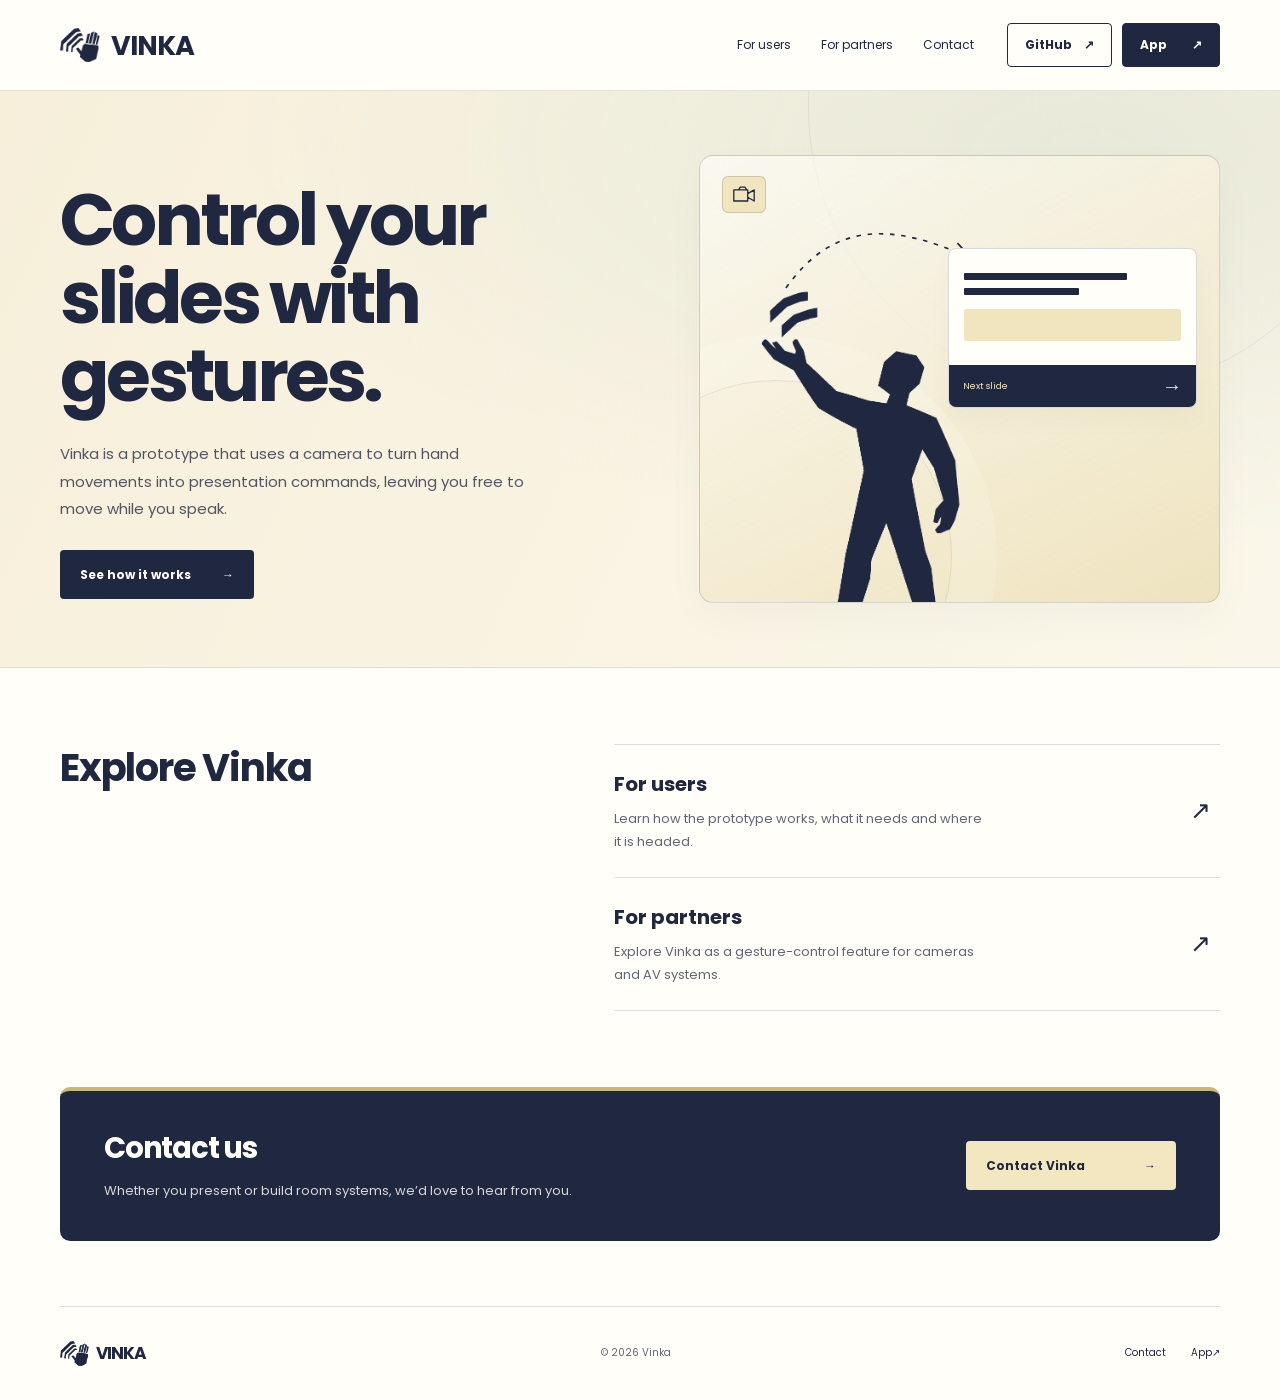
<file: index.html>
<!doctype html>
<html lang="en">
<head>
  <meta charset="utf-8">
  <meta name="viewport" content="width=device-width,initial-scale=1">
  <meta name="color-scheme" content="light">
  <meta name="theme-color" content="#fffef9">
  <meta name="referrer" content="no-referrer">
  <meta http-equiv="Content-Security-Policy" content="default-src 'self'; script-src 'none'; style-src 'self'; img-src 'self' data:; font-src 'self'; connect-src 'none'; object-src 'none'; base-uri 'none'; form-action 'none'">
  <meta name="description" content="Camera-based gesture control for presenters. Explore Vinka, AV integration and the keybinding editor.">
  <meta property="og:title" content="Vinka | Hands-free presentation control">
  <meta property="og:description" content="Camera-based gesture control for presenters. Explore Vinka, AV integration and the keybinding editor.">
  <meta property="og:type" content="website">
  <title>Vinka | Hands-free presentation control</title>
  <link rel="icon" type="image/png" href="shared/images/vinka-mark.png">
  <link rel="stylesheet" href="shared/style.css">
  <link rel="stylesheet" href="landing/style.css?v=5">
</head>
<body class="product-page">
  <a class="skip-link" href="#main">Skip to content</a>
  <header class="site-header container">
    <a class="brand" href="./" aria-label="Vinka home"><img src="shared/images/vinka-mark.png" alt="" width="40" height="36"><span>VINKA</span></a>
    <nav class="site-nav" aria-label="Main navigation"><a href="landing/users.html">For users</a><a href="landing/partners.html">For partners</a><a href="landing/contact.html">Contact</a></nav>
    <div class="header-actions"><a class="tool-link github-link" href="https://github.com/axel-vista/vinka-submission" aria-label="Vinka source code on GitHub">GitHub <span aria-hidden="true">↗</span></a><a class="tool-link" href="keybinding/">App <span aria-hidden="true">↗</span></a></div>
  </header>
  <main id="main" tabindex="-1">
    <section class="hero-band">
      <div class="hero container">
        <div class="hero-copy"><h1>Control your slides with gestures.</h1><p class="hero-description">Vinka is a prototype that uses a camera to turn hand movements into presentation commands, leaving you free to move while you speak.</p><a class="cta" href="landing/users.html">See how it works <span aria-hidden="true">→</span></a></div>
        <figure class="hero-visual" aria-label="Concept illustration of a presenter gesturing to advance a slide">
  <div class="scene-top"><span class="camera-symbol" aria-hidden="true"><svg viewBox="0 0 28 22"><path d="M3 6h15v12H3zM18 10l7-4v12l-7-4M8 6l2-3h5l2 3"/></svg></span></div>
  <div class="presenter" aria-hidden="true"></div>
  <svg class="gesture-path" viewBox="0 0 190 85" fill="none" aria-hidden="true"><path d="M8 66C50 7 101 7 172 39" stroke="currentColor" stroke-width="1.5" stroke-dasharray="4 6"/><path d="m161 26 13 14-19 4" stroke="currentColor" stroke-width="1.5"/></svg>
  <div class="slide-preview" aria-hidden="true"><div class="slide-content"><span class="slide-line"></span><span class="slide-line short"></span><span class="slide-block"></span></div><div class="slide-bottom"><span>Next slide</span><span>→</span></div></div>
</figure>
      </div>
    </section>
    <section class="audiences container" aria-labelledby="audience-title">
      <div class="section-heading"><h2 id="audience-title">Explore Vinka</h2></div>
      <div class="audience-links">
        <a class="audience-link" href="landing/users.html"><div><h3>For users</h3><p>Learn how the prototype works, what it needs and where it is headed.</p></div><span class="link-arrow" aria-hidden="true">↗</span></a>
        <a class="audience-link" href="landing/partners.html"><div><h3>For partners</h3><p>Explore Vinka as a gesture-control feature for cameras and AV systems.</p></div><span class="link-arrow" aria-hidden="true">↗</span></a>
      </div>
    </section>
    <section class="tool-section container" aria-labelledby="tool-title"><div class="tool-panel"><div><h2 id="tool-title">Contact us</h2><p>Whether you present or build room systems, we’d love to hear from you.</p></div><div class="tool-actions"><a class="cta cta-light" href="landing/contact.html">Contact Vinka <span aria-hidden="true">→</span></a></div></div></section>
  </main>
  <footer class="site-footer container"><a class="brand" href="./" aria-label="Vinka home"><img src="shared/images/vinka-mark.png" alt="" width="32" height="29"><span>VINKA</span></a><span>© 2026 Vinka</span><nav aria-label="Footer"><a href="landing/contact.html">Contact</a><a href="keybinding/">App <span aria-hidden="true">↗</span></a></nav></footer>
</body>
</html>
</file>
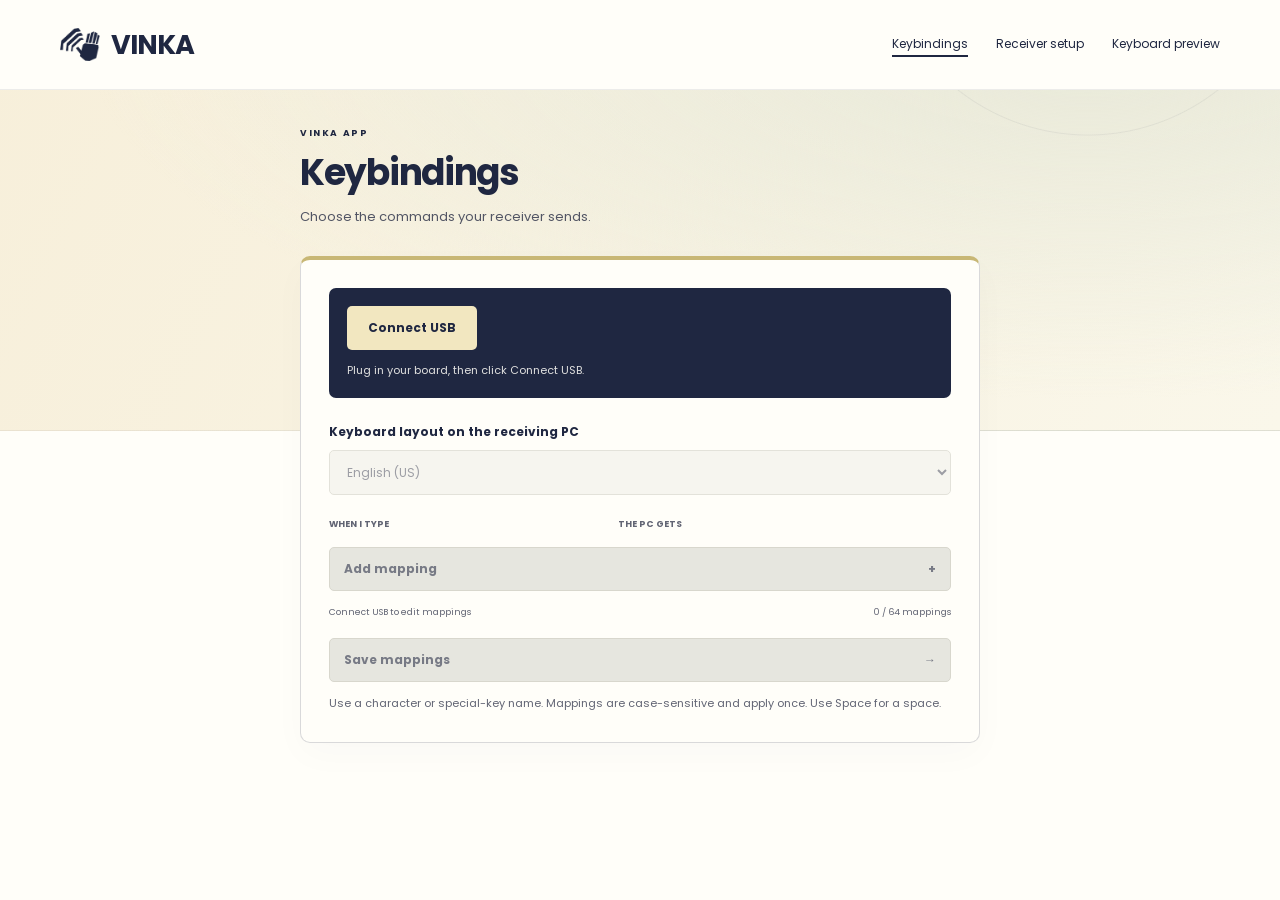
<file: keybinding/index.html>
<!doctype html>
<html lang="en">
<head>
  <meta charset="utf-8">
  <meta name="viewport" content="width=device-width,initial-scale=1">
  <meta name="color-scheme" content="light">
  <meta name="referrer" content="no-referrer">
  <meta http-equiv="Content-Security-Policy" content="default-src 'self'; connect-src 'none'; object-src 'none'; base-uri 'none'; form-action 'none'">
  <meta name="theme-color" content="#fffef9">
  <title>Vinka | Keybindings</title>
  <link rel="icon" type="image/png" href="../shared/images/vinka-mark.png">
  <link rel="stylesheet" href="../shared/style.css?v=2">
  <script src="vendor/qrcodegen.js" defer></script>
  <script src="../shared/device.js" defer></script>
  <script src="app.js" defer></script>
</head>
<body class="tool-page mapping-page">
  <a class="skip-link" href="#main">Skip to controls</a>
  <header class="tool-header"><div class="tool-header-inner"><a class="brand" href="../" aria-label="Vinka home" data-usb-navigation><img src="../shared/images/vinka-mark.png" alt="" width="40" height="36"><span>VINKA</span></a><nav class="tool-nav" aria-label="Device tools"><a href="../keybinding/" aria-current="page" data-usb-navigation>Keybindings</a><a href="../setup/" data-usb-navigation>Receiver setup</a><a href="../keyboard/?preview=1" data-usb-navigation>Keyboard preview</a></nav></div></header>
  <main class="app" id="main" tabindex="-1">
    <div class="tool-intro"><p class="tool-eyebrow">VINKA APP</p><h1>Keybindings</h1><p>Choose the commands your receiver sends.</p></div>
    <div class="panel" aria-label="Keybinding editor">
      <section class="usb-panel" aria-label="USB connection">
        <div class="usb-actions">
          <button id="usb-connect" type="button">Connect USB</button>
          <button id="usb-disconnect" type="button" class="secondary" hidden>Disconnect</button>
        </div>
        <p id="usb-status" class="usb-status" role="status">Plug in your board, then click Connect USB.</p>
      </section>
      <form id="mapping-form">
        <label for="layout">Keyboard layout on the receiving PC</label>
        <select id="layout"><option value="us">English (US)</option><option value="sv">Swedish (SE)</option></select>
        <div class="mapping-labels" aria-hidden="true"><span>WHEN I TYPE</span><span>THE PC GETS</span></div>
        <div id="mapping-rows"></div>
        <datalist id="special-keys"><option value="Space"><option value="Enter"><option value="Backspace"><option value="Tab"><option value="ArrowLeft"><option value="ArrowRight"><option value="ArrowUp"><option value="ArrowDown"></datalist>
        <button id="add-mapping" type="button" class="secondary">Add mapping <span aria-hidden="true">+</span></button>
        <div class="field-meta"><span id="connection">Connect USB to edit mappings</span><span id="mapping-count">0 / 64 mappings</span></div>
        <button id="save" disabled>Save mappings <span aria-hidden="true">→</span></button>
      </form>
      <p id="result" class="result" role="status" aria-live="polite"></p>
      <small>Use a character or special-key name. Mappings are case-sensitive and apply once. Use Space for a space.</small>
      <section id="phone-pairing" class="phone-pairing" aria-labelledby="phone-heading" hidden>
        <a id="qr-link" href="#" target="_blank" rel="noopener noreferrer" aria-label="Open the paired Wi-Fi keyboard page"><canvas id="phone-qr" role="img" aria-label="QR code for the paired Wi-Fi keyboard page"></canvas></a>
        <div><h2 id="phone-heading">Keyboard link</h2><p>Use the same Wi-Fi network on your phone.</p><a id="phone-link" class="phone-link" href="#" target="_blank" rel="noopener noreferrer">Open Wi-Fi keyboard ↗</a></div>
      </section>
    </div>
  </main>
</body>
</html>
</file>
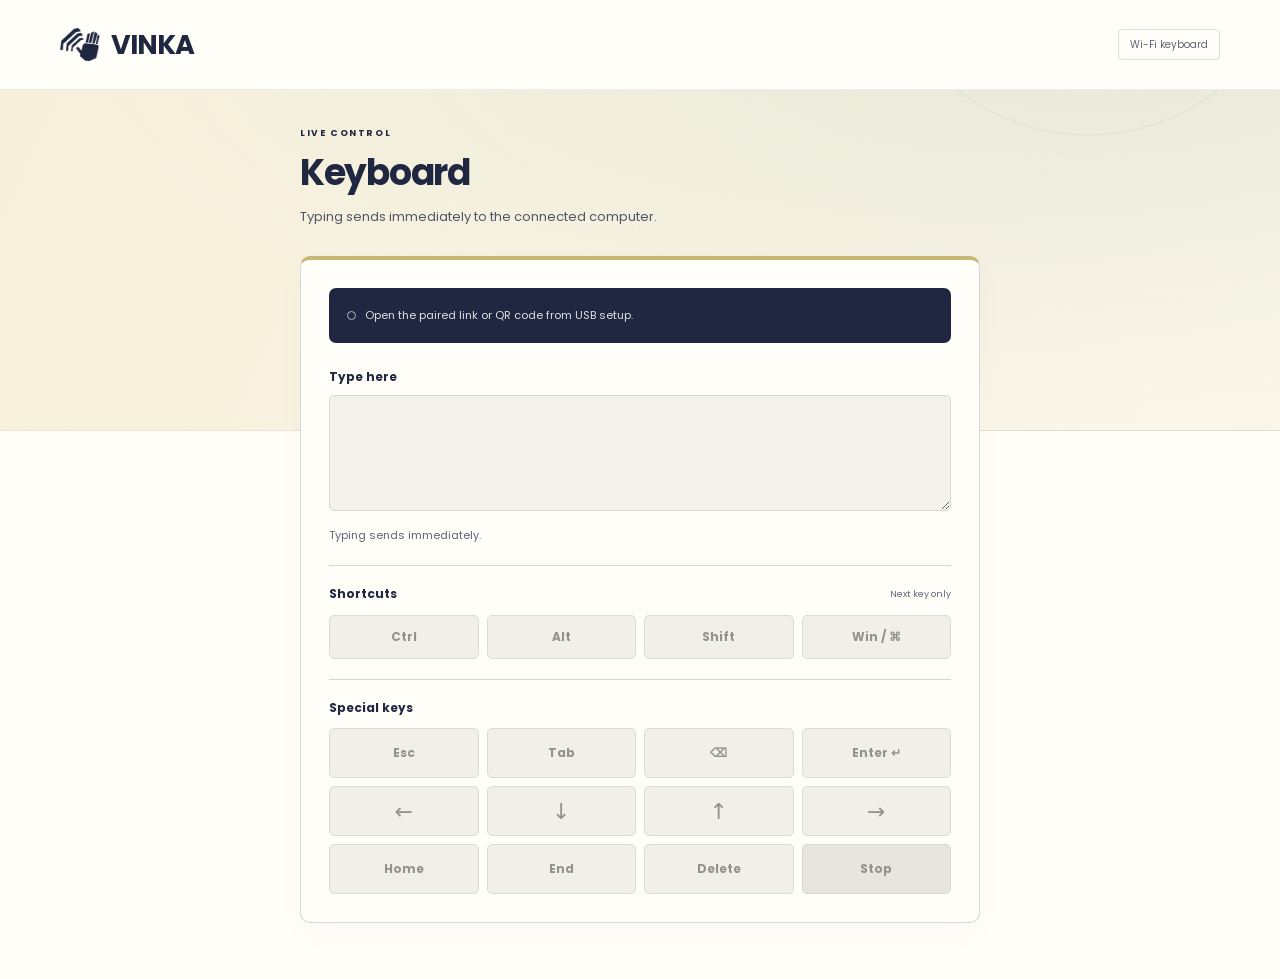
<file: keyboard/index.html>
<!doctype html>
<html lang="en">
<head>
  <meta charset="utf-8">
  <meta name="viewport" content="width=device-width,initial-scale=1">
  <meta name="color-scheme" content="light">
  <meta name="referrer" content="no-referrer">
  <meta name="theme-color" content="#fffef9">
  <title>Vinka | Keyboard</title>
  <link rel="icon" type="image/png" href="../shared/images/vinka-mark.png">
  <link rel="stylesheet" href="../shared/style.css">
  <script src="app.js" defer></script>
</head>
<body class="tool-page keyboard-page">
  <a class="skip-link" href="#main">Skip to controls</a>
  <header class="tool-header"><div class="tool-header-inner"><span class="brand"><img src="../shared/images/vinka-mark.png" alt="" width="40" height="36"><span>VINKA</span></span><span class="tool-badge" id="keyboard-mode">Wi-Fi keyboard</span><nav class="tool-nav" id="preview-navigation" aria-label="Device tools" hidden><a href="../keybinding/">Keybindings</a><a href="../setup/">Receiver setup</a><a href="../keyboard/?preview=1" aria-current="page">Keyboard preview</a></nav></div></header>
  <main class="app" id="main" tabindex="-1">
    <div class="tool-intro"><p class="tool-eyebrow" id="keyboard-label">LIVE CONTROL</p><h1>Keyboard</h1><p id="keyboard-description">Typing sends immediately to the connected computer.</p></div>
    <p id="preview-note" class="preview-note" role="note" hidden><strong>Preview only.</strong> No receiver is connected and no commands are sent.</p>
    <div class="panel" aria-label="Live keyboard controls">
      <section class="connection-panel" aria-label="Receiver connection"><span id="status" role="status" aria-live="polite">Connecting…</span></section>
      <label for="pad">Type here</label>
      <textarea id="pad" aria-label="Live keyboard" aria-describedby="input-hint" rows="3" autocomplete="off" autocapitalize="off" autocorrect="off" spellcheck="false" disabled></textarea>
      <p id="input-hint" class="help">Typing sends immediately.</p>
      <p id="preview-output" class="preview-output" role="status" aria-live="polite" hidden>Try typing or pressing a key.</p>
      <section class="control-section" aria-labelledby="shortcuts-heading">
        <div class="section-heading"><h2 id="shortcuts-heading">Shortcuts</h2><span class="section-note">Next key only</span></div>
        <div class="modifiers" aria-label="Shortcut modifiers">
          <button type="button" data-mod="Ctrl" aria-pressed="false" disabled>Ctrl</button>
          <button type="button" data-mod="Alt" aria-pressed="false" disabled>Alt</button>
          <button type="button" data-mod="Shift" aria-pressed="false" disabled>Shift</button>
          <button type="button" data-mod="Meta" aria-pressed="false" disabled>Win / ⌘</button>
        </div>
      </section>
      <section class="control-section" aria-labelledby="keys-heading">
        <div class="section-heading"><h2 id="keys-heading">Special keys</h2></div>
        <div class="keys" aria-label="Special keys">
          <button type="button" data-key="Escape" disabled>Esc</button>
          <button type="button" data-key="Tab" disabled>Tab</button>
          <button type="button" data-key="Backspace" aria-label="Backspace" disabled>⌫</button>
          <button type="button" data-key="Enter" disabled>Enter ↵</button>
          <button type="button" data-key="ArrowLeft" aria-label="Arrow left" disabled>←</button>
          <button type="button" data-key="ArrowDown" aria-label="Arrow down" disabled>↓</button>
          <button type="button" data-key="ArrowUp" aria-label="Arrow up" disabled>↑</button>
          <button type="button" data-key="ArrowRight" aria-label="Arrow right" disabled>→</button>
          <button type="button" data-key="Home" disabled>Home</button>
          <button type="button" data-key="End" disabled>End</button>
          <button type="button" data-key="Delete" disabled>Delete</button>
          <button type="button" id="stop" disabled>Stop</button>
        </div>
      </section>
      <p id="error" role="alert"></p>
    </div>
  </main>
</body>
</html>
</file>
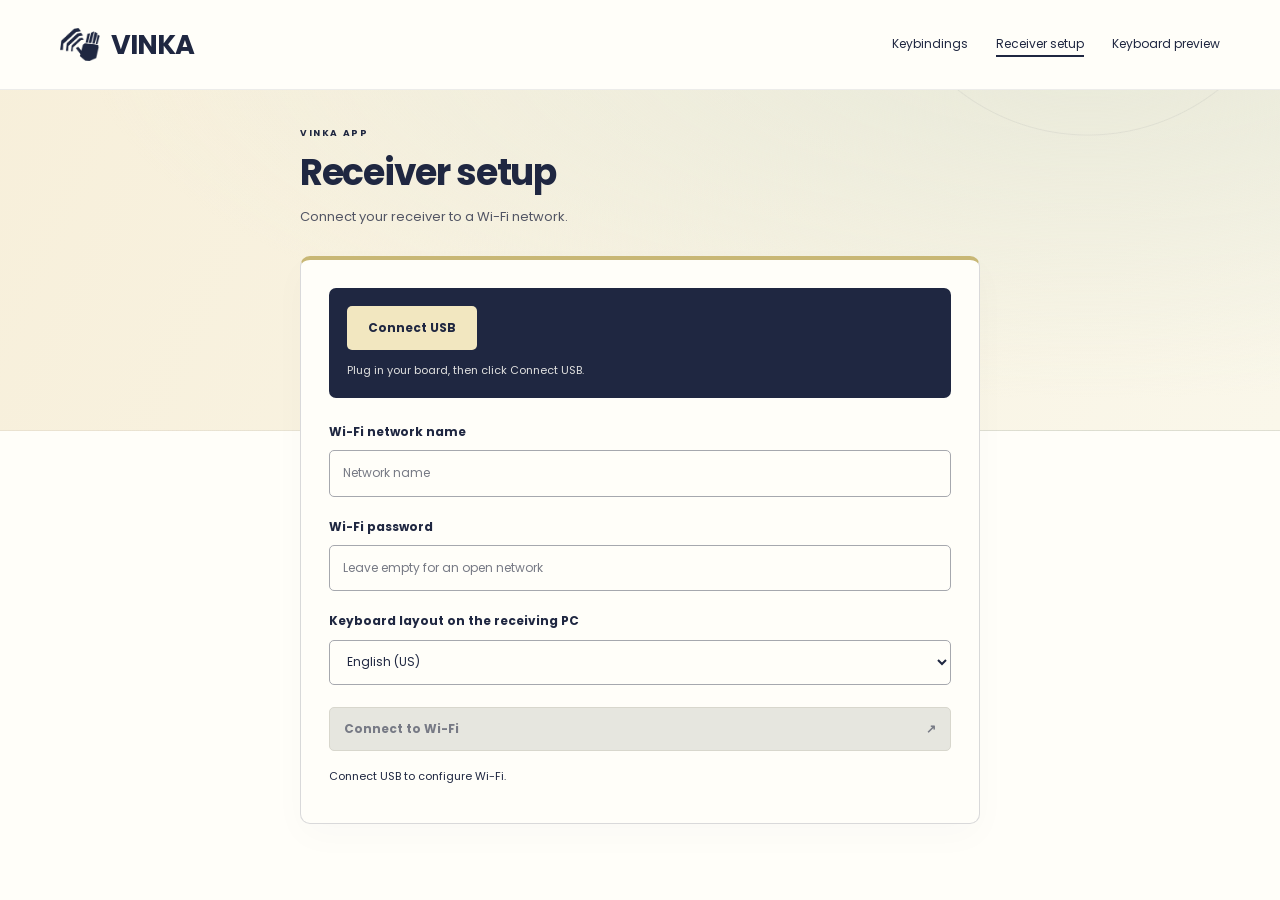
<file: setup/index.html>
<!doctype html>
<html lang="en">
<head>
  <meta charset="utf-8">
  <meta name="viewport" content="width=device-width,initial-scale=1">
  <meta name="color-scheme" content="light">
  <meta name="referrer" content="no-referrer">
  <meta http-equiv="Content-Security-Policy" content="default-src 'self'; connect-src 'none'; object-src 'none'; base-uri 'none'; form-action 'none'">
  <meta name="theme-color" content="#fffef9">
  <title>Vinka | Receiver setup</title>
  <link rel="icon" type="image/png" href="../shared/images/vinka-mark.png">
  <link rel="stylesheet" href="../shared/style.css">
  <script src="../shared/device.js" defer></script>
  <script src="app.js" defer></script>
</head>
<body class="tool-page setup-page">
  <a class="skip-link" href="#main">Skip to controls</a>
  <header class="tool-header"><div class="tool-header-inner"><a class="brand" href="../" aria-label="Vinka home" data-usb-navigation><img src="../shared/images/vinka-mark.png" alt="" width="40" height="36"><span>VINKA</span></a><nav class="tool-nav" aria-label="Device tools"><a href="../keybinding/" data-usb-navigation>Keybindings</a><a href="../setup/" aria-current="page" data-usb-navigation>Receiver setup</a><a href="../keyboard/?preview=1" data-usb-navigation>Keyboard preview</a></nav></div></header>
  <main class="app" id="main" tabindex="-1">
    <div class="tool-intro"><p class="tool-eyebrow">VINKA APP</p><h1>Receiver setup</h1><p>Connect your receiver to a Wi-Fi network.</p></div>
    <div class="panel" aria-label="Wi-Fi configuration">
      <section class="usb-panel" aria-label="USB connection">
        <div class="usb-actions">
          <button id="usb-connect" type="button">Connect USB</button>
          <button id="usb-disconnect" type="button" class="secondary" hidden>Disconnect</button>
        </div>
        <p id="usb-status" class="usb-status" role="status">Plug in your board, then click Connect USB.</p>
      </section>
      <form id="setup-form" class="setup-form">
        <label for="ssid">Wi-Fi network name</label>
        <input id="ssid" autocomplete="off" required placeholder="Network name">
        <label for="password">Wi-Fi password</label>
        <input id="password" type="password" autocomplete="new-password" placeholder="Leave empty for an open network">
        <label for="layout">Keyboard layout on the receiving PC</label>
        <select id="layout"><option value="us">English (US)</option><option value="sv">Swedish (SE)</option></select>
        <button id="connect" disabled>Connect to Wi-Fi <span aria-hidden="true">↗</span></button>
      </form>
      <p id="status" class="result" role="status" aria-live="polite">Connect USB to configure Wi-Fi.</p>
      <a id="trigger-link" class="link-button" href="#" target="_blank" rel="noopener noreferrer" hidden>Open Wi-Fi keyboard <span aria-hidden="true">↗</span></a>
    </div>
  </main>
</body>
</html>
</file>
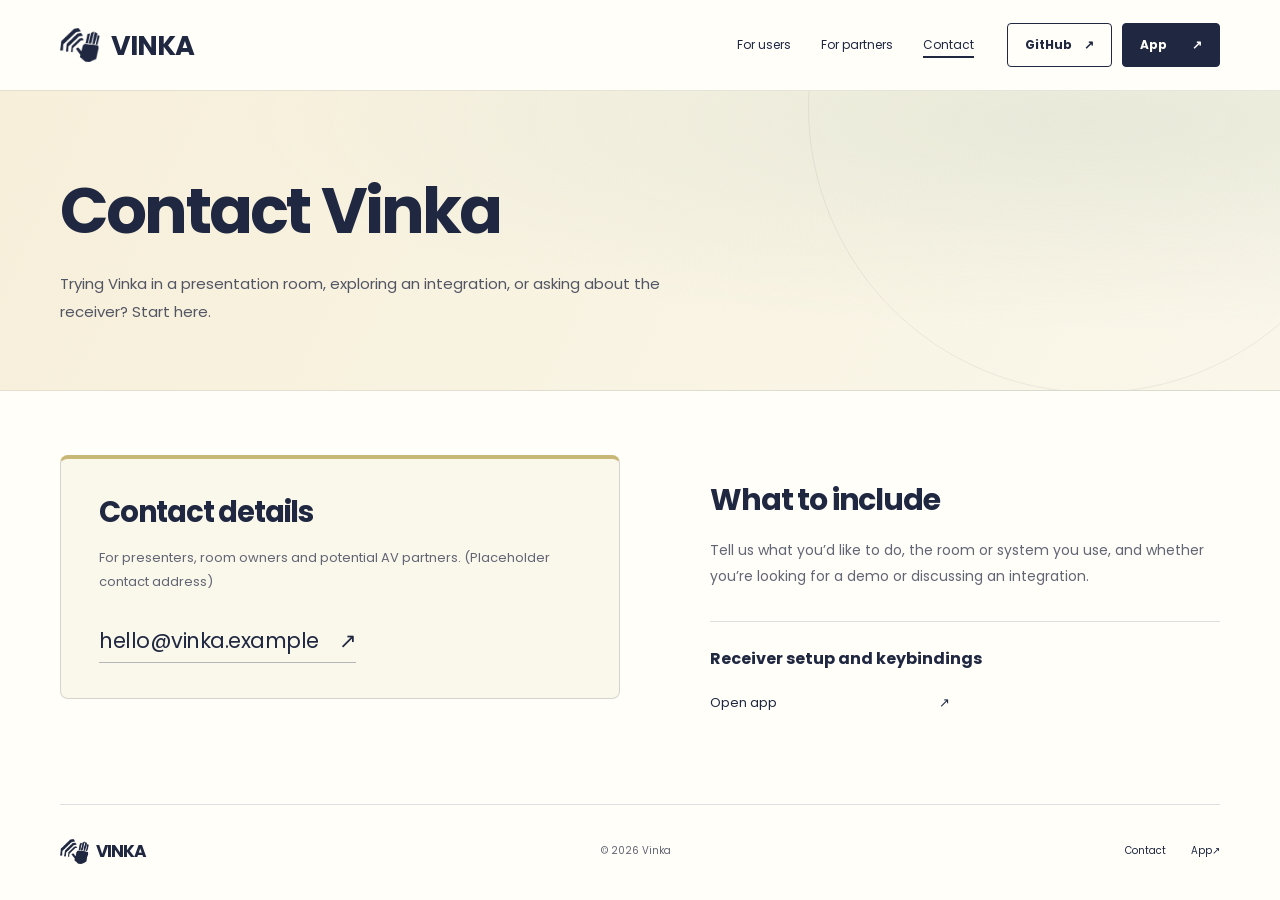
<file: landing/contact.html>
<!doctype html>
<html lang="en">
<head>
  <meta charset="utf-8">
  <meta name="viewport" content="width=device-width,initial-scale=1">
  <meta name="color-scheme" content="light">
  <meta name="theme-color" content="#fffef9">
  <meta name="referrer" content="no-referrer">
  <meta http-equiv="Content-Security-Policy" content="default-src 'self'; script-src 'none'; style-src 'self'; img-src 'self' data:; font-src 'self'; connect-src 'none'; object-src 'none'; base-uri 'none'; form-action 'none'">
  <meta name="description" content="Contact Vinka about demos, presentation rooms and AV integrations, or open the receiver tools.">
  <meta property="og:title" content="Contact | Vinka">
  <meta property="og:description" content="Contact Vinka about demos, presentation rooms and AV integrations, or open the receiver tools.">
  <meta property="og:type" content="website">
  <title>Contact | Vinka</title>
  <link rel="icon" type="image/png" href="../shared/images/vinka-mark.png">
  <link rel="stylesheet" href="../shared/style.css">
  <link rel="stylesheet" href="style.css?v=5">
</head>
<body class="product-page">
  <a class="skip-link" href="#main">Skip to content</a>
  <header class="site-header container">
    <a class="brand" href="../" aria-label="Vinka home"><img src="../shared/images/vinka-mark.png" alt="" width="40" height="36"><span>VINKA</span></a>
    <nav class="site-nav" aria-label="Main navigation"><a href="users.html">For users</a><a href="partners.html">For partners</a><a href="contact.html" aria-current="page">Contact</a></nav>
    <div class="header-actions"><a class="tool-link github-link" href="https://github.com/axel-vista/vinka-submission" aria-label="Vinka source code on GitHub">GitHub <span aria-hidden="true">↗</span></a><a class="tool-link" href="../keybinding/">App <span aria-hidden="true">↗</span></a></div>
  </header>
  <main id="main" tabindex="-1">
    <section class="page-intro cream-band contact-intro"><div class="container"><h1>Contact Vinka</h1><p class="intro-description">Trying Vinka in a presentation room, exploring an integration, or asking about the receiver? Start here.</p></div></section>
    <section class="contact-section container" aria-labelledby="contact-title"><div class="contact-card"><h2 id="contact-title">Contact details</h2><p>For presenters, room owners and potential AV partners. (Placeholder contact address)</p><a class="contact-address" href="mailto:hello@vinka.example">hello@vinka.example <span aria-hidden="true">↗</span></a></div><div class="contact-help"><h2>What to include</h2><p>Tell us what you’d like to do, the room or system you use, and whether you’re looking for a demo or discussing an integration.</p><div class="existing-users"><h3>Receiver setup and keybindings</h3><a class="text-link" href="../keybinding/">Open app <span aria-hidden="true">↗</span></a></div></div></section>
  </main>
  <footer class="site-footer container"><a class="brand" href="../" aria-label="Vinka home"><img src="../shared/images/vinka-mark.png" alt="" width="32" height="29"><span>VINKA</span></a><span>© 2026 Vinka</span><nav aria-label="Footer"><a href="contact.html">Contact</a><a href="../keybinding/">App <span aria-hidden="true">↗</span></a></nav></footer>
</body>
</html>
</file>
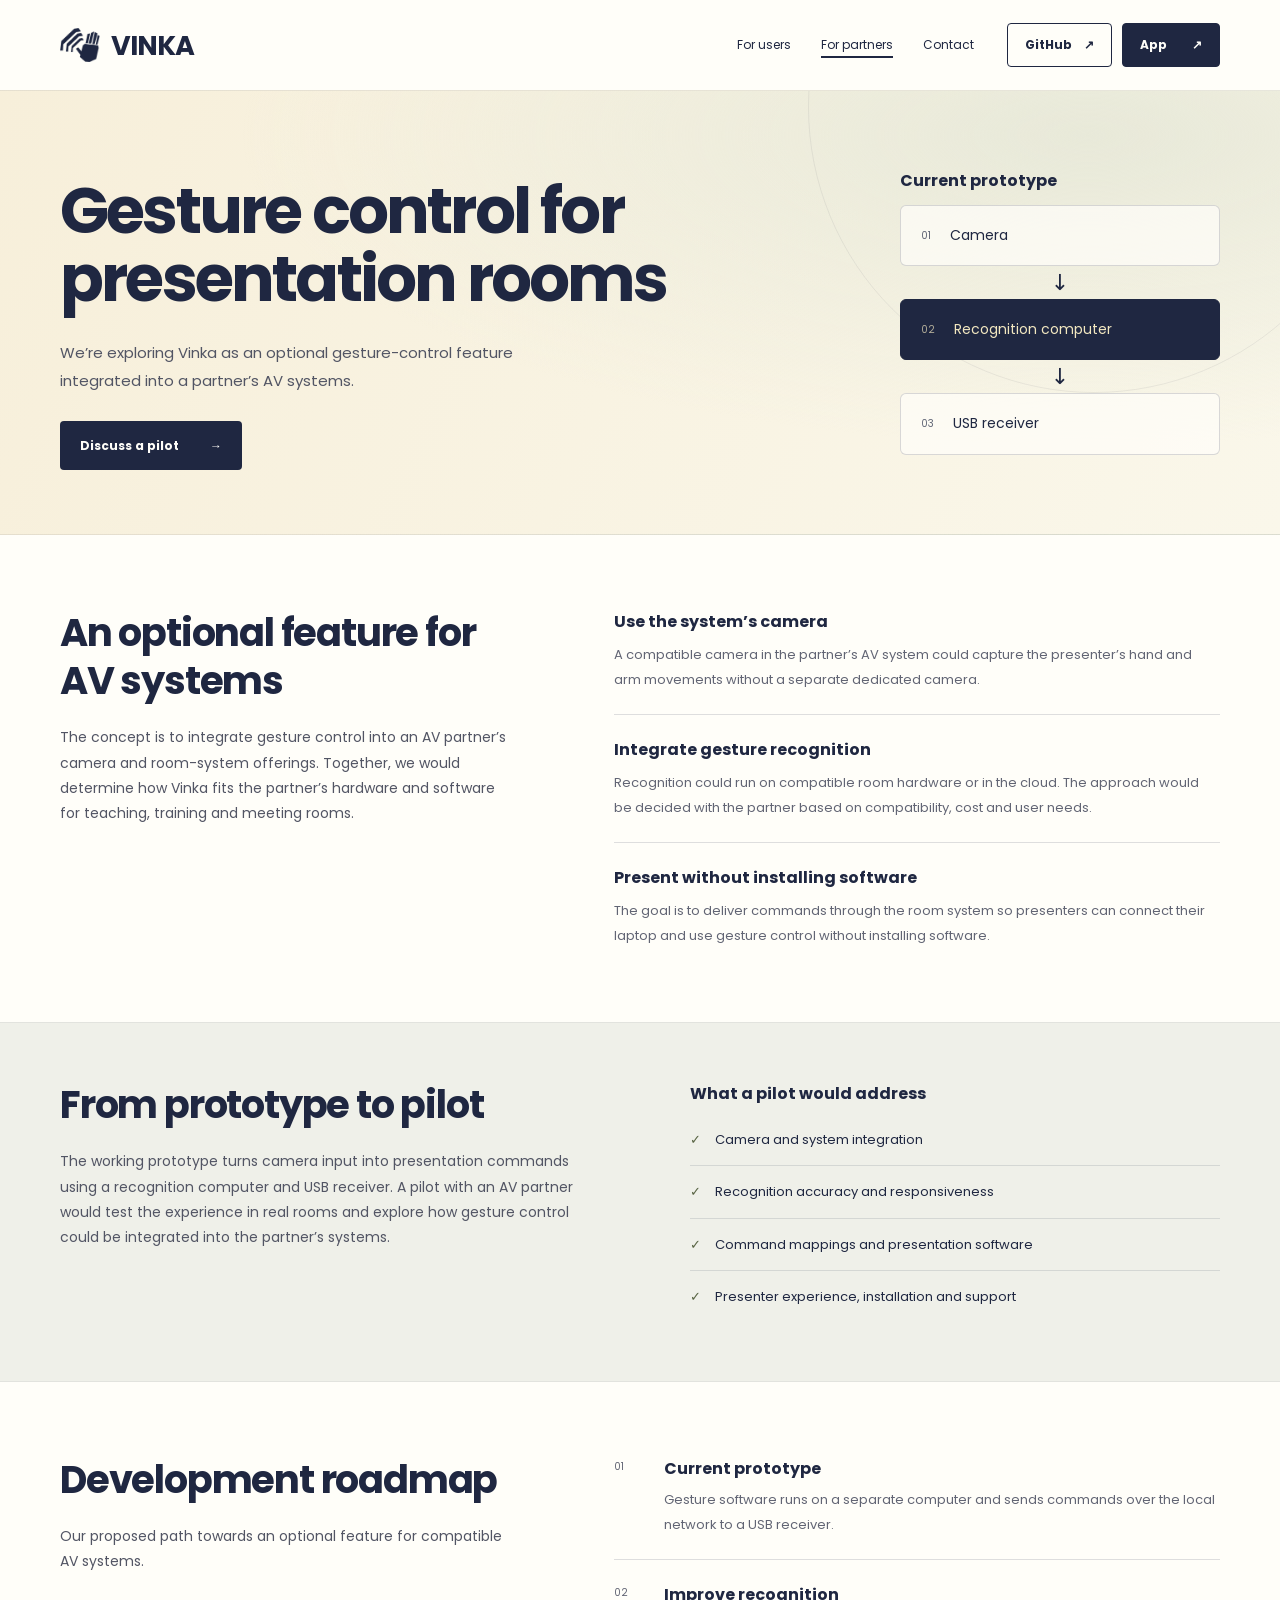
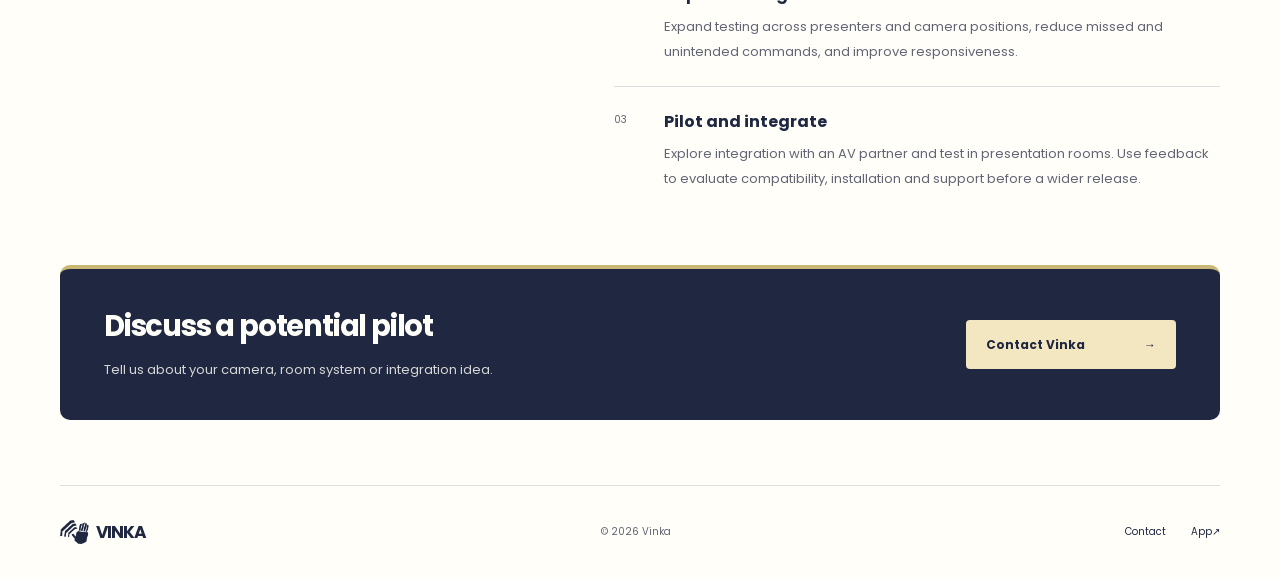
<file: landing/partners.html>
<!doctype html>
<html lang="en">
<head>
  <meta charset="utf-8">
  <meta name="viewport" content="width=device-width,initial-scale=1">
  <meta name="color-scheme" content="light">
  <meta name="theme-color" content="#fffef9">
  <meta name="referrer" content="no-referrer">
  <meta http-equiv="Content-Security-Policy" content="default-src 'self'; script-src 'none'; style-src 'self'; img-src 'self' data:; font-src 'self'; connect-src 'none'; object-src 'none'; base-uri 'none'; form-action 'none'">
  <meta name="description" content="Explore Vinka gesture control for AV cameras and room systems. Working prototype and potential pilot integrations.">
  <meta property="og:title" content="For partners | Vinka">
  <meta property="og:description" content="Explore Vinka gesture control for AV cameras and room systems. Working prototype and potential pilot integrations.">
  <meta property="og:type" content="website">
  <title>For partners | Vinka</title>
  <link rel="icon" type="image/png" href="../shared/images/vinka-mark.png">
  <link rel="stylesheet" href="../shared/style.css">
  <link rel="stylesheet" href="style.css?v=5">
</head>
<body class="product-page">
  <a class="skip-link" href="#main">Skip to content</a>
  <header class="site-header container">
    <a class="brand" href="../" aria-label="Vinka home"><img src="../shared/images/vinka-mark.png" alt="" width="40" height="36"><span>VINKA</span></a>
    <nav class="site-nav" aria-label="Main navigation"><a href="users.html">For users</a><a href="partners.html" aria-current="page">For partners</a><a href="contact.html">Contact</a></nav>
    <div class="header-actions"><a class="tool-link github-link" href="https://github.com/axel-vista/vinka-submission" aria-label="Vinka source code on GitHub">GitHub <span aria-hidden="true">↗</span></a><a class="tool-link" href="../keybinding/">App <span aria-hidden="true">↗</span></a></div>
  </header>
  <main id="main" tabindex="-1">
    <section class="page-intro cream-band"><div class="container intro-grid"><div><h1>Gesture control for presentation rooms</h1><p class="intro-description">We’re exploring Vinka as an optional gesture-control feature integrated into a partner’s AV systems.</p><a class="cta" href="contact.html">Discuss a pilot <span aria-hidden="true">→</span></a></div><div class="signal-diagram" aria-label="Current prototype: camera to separate recognition computer to USB receiver"><h2>Current prototype</h2><div><span>01</span>Camera</div><b aria-hidden="true">↓</b><div class="signal-active"><span>02</span>Recognition computer</div><b aria-hidden="true">↓</b><div><span>03</span>USB receiver</div></div></div></section>
    <section class="partner-details container" aria-labelledby="opportunity-title"><div class="section-intro"><h2 id="opportunity-title">An optional feature for AV systems</h2><p>The concept is to integrate gesture control into an AV partner’s camera and room-system offerings. Together, we would determine how Vinka fits the partner’s hardware and software for teaching, training and meeting rooms.</p></div><div class="detail-list"><div><h3>Use the system’s camera</h3><p>A compatible camera in the partner’s AV system could capture the presenter’s hand and arm movements without a separate dedicated camera.</p></div><div><h3>Integrate gesture recognition</h3><p>Recognition could run on compatible room hardware or in the cloud. The approach would be decided with the partner based on compatibility, cost and user needs.</p></div><div><h3>Present without installing software</h3><p>The goal is to deliver commands through the room system so presenters can connect their laptop and use gesture control without installing software.</p></div></div></section>
    <section class="requirements-band"><div class="container pilot-grid"><div><h2>From prototype to pilot</h2><p>The working prototype turns camera input into presentation commands using a recognition computer and USB receiver. A pilot with an AV partner would test the experience in real rooms and explore how gesture control could be integrated into the partner’s systems.</p></div><div><h3>What a pilot would address</h3><ul class="check-list"><li>Camera and system integration</li><li>Recognition accuracy and responsiveness</li><li>Command mappings and presentation software</li><li>Presenter experience, installation and support</li></ul></div></div></section>
    <section class="how-section container" aria-labelledby="roadmap-title"><div class="section-intro"><h2 id="roadmap-title">Development roadmap</h2><p>Our proposed path towards an optional feature for compatible AV systems.</p></div><ol class="steps">
      <li><span class="step-index">01</span><div><h3>Current prototype</h3><p>Gesture software runs on a separate computer and sends commands over the local network to a USB receiver.</p></div></li>
      <li><span class="step-index">02</span><div><h3>Improve recognition</h3><p>Expand testing across presenters and camera positions, reduce missed and unintended commands, and improve responsiveness.</p></div></li>
      <li><span class="step-index">03</span><div><h3>Pilot and integrate</h3><p>Explore integration with an AV partner and test in presentation rooms. Use feedback to evaluate compatibility, installation and support before a wider release.</p></div></li>
    </ol></section>
    <section class="tool-section container"><div class="tool-panel"><div><h2>Discuss a potential pilot</h2><p>Tell us about your camera, room system or integration idea.</p></div><div class="tool-actions"><a class="cta cta-light" href="contact.html">Contact Vinka <span aria-hidden="true">→</span></a></div></div></section>
  </main>
  <footer class="site-footer container"><a class="brand" href="../" aria-label="Vinka home"><img src="../shared/images/vinka-mark.png" alt="" width="32" height="29"><span>VINKA</span></a><span>© 2026 Vinka</span><nav aria-label="Footer"><a href="contact.html">Contact</a><a href="../keybinding/">App <span aria-hidden="true">↗</span></a></nav></footer>
</body>
</html>
</file>
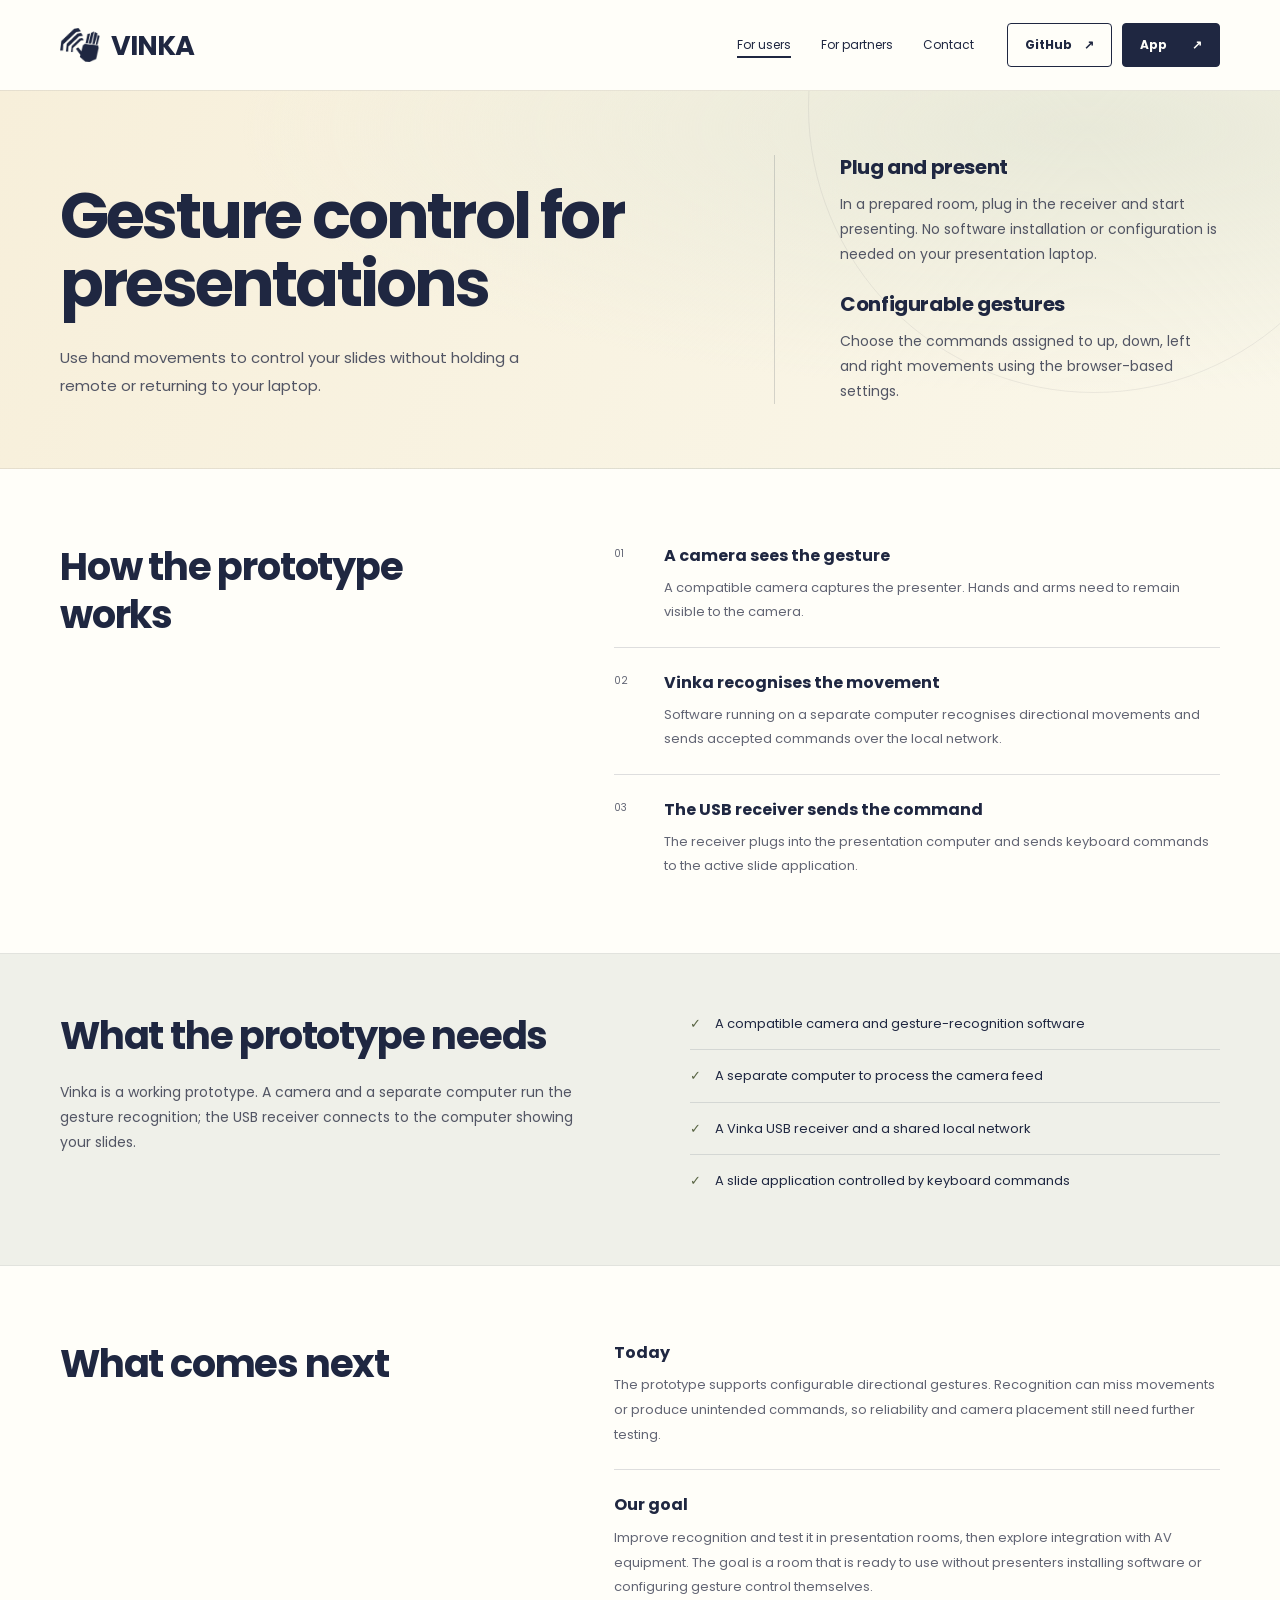
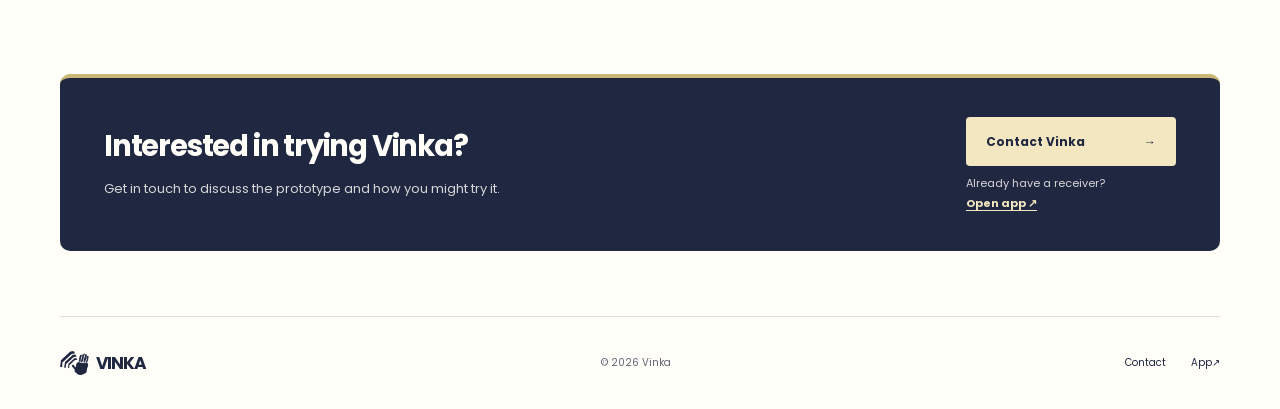
<file: landing/users.html>
<!doctype html>
<html lang="en">
<head>
  <meta charset="utf-8">
  <meta name="viewport" content="width=device-width,initial-scale=1">
  <meta name="color-scheme" content="light">
  <meta name="theme-color" content="#fffef9">
  <meta name="referrer" content="no-referrer">
  <meta http-equiv="Content-Security-Policy" content="default-src 'self'; script-src 'none'; style-src 'self'; img-src 'self' data:; font-src 'self'; connect-src 'none'; object-src 'none'; base-uri 'none'; form-action 'none'">
  <meta name="description" content="How Vinka gesture control works, what the prototype needs, and where to configure your receiver.">
  <meta property="og:title" content="For users | Vinka">
  <meta property="og:description" content="How Vinka gesture control works, what the prototype needs, and where to configure your receiver.">
  <meta property="og:type" content="website">
  <title>For users | Vinka</title>
  <link rel="icon" type="image/png" href="../shared/images/vinka-mark.png">
  <link rel="stylesheet" href="../shared/style.css">
  <link rel="stylesheet" href="style.css?v=5">
</head>
<body class="product-page">
  <a class="skip-link" href="#main">Skip to content</a>
  <header class="site-header container">
    <a class="brand" href="../" aria-label="Vinka home"><img src="../shared/images/vinka-mark.png" alt="" width="40" height="36"><span>VINKA</span></a>
    <nav class="site-nav" aria-label="Main navigation"><a href="users.html" aria-current="page">For users</a><a href="partners.html">For partners</a><a href="contact.html">Contact</a></nav>
    <div class="header-actions"><a class="tool-link github-link" href="https://github.com/axel-vista/vinka-submission" aria-label="Vinka source code on GitHub">GitHub <span aria-hidden="true">↗</span></a><a class="tool-link" href="../keybinding/">App <span aria-hidden="true">↗</span></a></div>
  </header>
  <main id="main" tabindex="-1">
    <section class="page-intro cream-band"><div class="container intro-grid"><div><h1>Gesture control for presentations</h1><p class="intro-description">Use hand movements to control your slides without holding a remote or returning to your laptop.</p></div><div class="intro-aside"><h2>Plug and present</h2><p>In a prepared room, plug in the receiver and start presenting. No software installation or configuration is needed on your presentation laptop.</p><h2>Configurable gestures</h2><p>Choose the commands assigned to up, down, left and right movements using the browser-based settings.</p></div></div></section>
    <section class="how-section container" aria-labelledby="how-title"><div class="section-intro"><h2 id="how-title">How the prototype works</h2></div><ol class="steps">
      <li><span class="step-index">01</span><div><h3>A camera sees the gesture</h3><p>A compatible camera captures the presenter. Hands and arms need to remain visible to the camera.</p></div></li>
      <li><span class="step-index">02</span><div><h3>Vinka recognises the movement</h3><p>Software running on a separate computer recognises directional movements and sends accepted commands over the local network.</p></div></li>
      <li><span class="step-index">03</span><div><h3>The USB receiver sends the command</h3><p>The receiver plugs into the presentation computer and sends keyboard commands to the active slide application.</p></div></li>
    </ol></section>
    <section class="requirements-band"><div class="container requirements"><div><h2>What the prototype needs</h2><p>Vinka is a working prototype. A camera and a separate computer run the gesture recognition; the USB receiver connects to the computer showing your slides.</p></div><ul class="check-list"><li>A compatible camera and gesture-recognition software</li><li>A separate computer to process the camera feed</li><li>A Vinka USB receiver and a shared local network</li><li>A slide application controlled by keyboard commands</li></ul></div></section>
    <section class="how-section container" aria-labelledby="future-title"><div class="section-intro"><h2 id="future-title">What comes next</h2></div><div class="detail-list"><div><h3>Today</h3><p>The prototype supports configurable directional gestures. Recognition can miss movements or produce unintended commands, so reliability and camera placement still need further testing.</p></div><div><h3>Our goal</h3><p>Improve recognition and test it in presentation rooms, then explore integration with AV equipment. The goal is a room that is ready to use without presenters installing software or configuring gesture control themselves.</p></div></div></section>
    <section class="tool-section container" aria-labelledby="next-title"><div class="tool-panel"><div><h2 id="next-title">Interested in trying Vinka?</h2><p>Get in touch to discuss the prototype and how you might try it.</p></div><div class="tool-actions"><a class="cta cta-light" href="contact.html">Contact Vinka <span aria-hidden="true">→</span></a><div class="tool-secondary"><span>Already have a receiver?</span><a href="../keybinding/">Open app <span aria-hidden="true">↗</span></a></div></div></div></section>
  </main>
  <footer class="site-footer container"><a class="brand" href="../" aria-label="Vinka home"><img src="../shared/images/vinka-mark.png" alt="" width="32" height="29"><span>VINKA</span></a><span>© 2026 Vinka</span><nav aria-label="Footer"><a href="contact.html">Contact</a><a href="../keybinding/">App <span aria-hidden="true">↗</span></a></nav></footer>
</body>
</html>
</file>
<file: shared/style.css>
@font-face {
  font-family: Poppins;
  src: url("fonts/Poppins-Regular.ttf") format("truetype");
  font-weight: 400;
  font-display: swap;
}
@font-face {
  font-family: Poppins;
  src: url("fonts/Poppins-Bold.ttf") format("truetype");
  font-weight: 700;
  font-display: swap;
}
:root {
  color-scheme: light;
  font-family: Poppins, "Segoe UI", Arial, sans-serif;
  color: #1f2741;
  background: #fffef9;
  --navy: #1f2741;
  --cream: #f2e7c0;
  --paper: #fffef9;
  --muted: #626574;
  --line: #d8d7cd;
}
* { box-sizing: border-box; }
body { margin: 0; font-size: 12px; line-height: 1.7; }
.app { max-width: 720px; margin: auto; padding: 36px 20px 56px; }
.tool-page { position: relative; isolation: isolate; background: var(--paper); }
.tool-page::before { content: ""; position: absolute; z-index: -1; top: 0; left: 0; right: 0; height: 430px; background: radial-gradient(circle at 85% -75px, transparent 209px, #1f274110 210px, transparent 211px), radial-gradient(ellipse at 85% 10%, #e8e9d9, transparent 65%), linear-gradient(115deg, #f7efda, #faf7ea); border-bottom: 1px solid #1f274110; }
.tool-header { background: var(--paper); border-bottom: 1px solid #1f274115; }
.tool-header-inner { display: flex; align-items: center; justify-content: space-between; gap: 28px; width: min(1160px, calc(100% - 96px)); margin-inline: auto; min-height: 89px; padding-block: 20px; }
.tool-header .brand { text-decoration: none; font-size: 27px; gap: 11px; }
.tool-nav[hidden] { display: none; }
.tool-nav { display: flex; align-items: center; gap: 28px; }
.tool-nav a { display: inline-flex; align-items: center; min-height: 44px; font-size: 12px; text-decoration: none; }
.tool-nav a:hover, .tool-nav a[aria-current] { text-decoration: underline; text-underline-offset: 7px; text-decoration-thickness: 2px; }
.tool-badge { padding: 6px 11px; border: 1px solid #1f274125; border-radius: 4px; font-size: 10px; color: var(--muted); }
.tool-intro { margin-bottom: 26px; }
.tool-eyebrow { font-size: 9px; font-weight: 700; letter-spacing: 1.6px; }
.tool-intro h1 { margin: 10px 0 11px; font-size: 36px; line-height: 1.2; font-weight: 700; letter-spacing: -1.3px; text-align: left; }
.tool-intro > p:last-child { color: #525564; font-size: 13px; line-height: 1.9; }
.skip-link { position: fixed; top: 10px; left: 10px; z-index: 10; transform: translateY(-200%); padding: 8px 16px; background: var(--navy); color: var(--cream); }
.skip-link:focus { transform: none; }
.brand { display: inline-flex; align-items: center; gap: 10px; font-size: 25px; font-weight: 700; letter-spacing: -1px; line-height: 1; }
.brand img { display: block; width: 40px; height: 36px; object-fit: contain; }
h1 { margin: 0; font-size: 14px; font-weight: 400; text-align: right; }
h2 { margin: 0; font-size: 12px; font-weight: 700; }
p { margin: 0; }
.panel { padding: 28px; border: 1px solid #1f27412b; border-top: 4px solid #c8b775; border-radius: 10px; background: var(--paper); box-shadow: 0 12px 36px #1f274106; }
label { display: block; margin: 20px 0 8px; font-size: 12px; font-weight: 700; }
input, select, textarea { width: 100%; border: 1px solid #a6a8ae; border-radius: 5px; padding: 12px 13px; background: var(--paper); color: var(--navy); font: inherit; outline: none; }
input, select { min-height: 44px; }
textarea { min-height: 108px; resize: vertical; font-size: 20px; line-height: 1.5; caret-color: var(--navy); }
input:focus, select:focus, textarea:focus { border-color: var(--navy); box-shadow: 0 0 0 3px #1f27411c; }
input:disabled, select:disabled, textarea:disabled { background: #f3f2eb; border-color: var(--line); color: #737581; }
input::placeholder { color: #777a85; }
button, .link-button { display: flex; align-items: center; justify-content: space-between; gap: 10px; width: 100%; min-height: 44px; padding: 11px 14px; border: 1px solid transparent; border-radius: 5px; background: var(--navy); color: var(--paper); font: 700 12px Poppins, "Segoe UI", sans-serif; text-decoration: none; cursor: pointer; touch-action: manipulation; }
button:hover:not(:disabled), .link-button:hover { background: #333f62; }
button:disabled { background: #e6e6df; border-color: var(--line); color: #777a85; cursor: not-allowed; }
button:focus-visible, a:focus-visible { outline: 3px solid #53678e; outline-offset: 3px; }
a { color: var(--navy); text-underline-offset: 3px; }
[hidden] { display: none !important; }
.help, small { display: block; color: var(--muted); font-size: 11px; line-height: 1.8; }
.help { margin-top: 8px; }
.result { margin: 16px 0 8px; min-height: 20px; font-size: 11px; overflow-wrap: anywhere; }
.mapping-page .result:empty { display: none; }
.mapping-page small { margin-top: 12px; }
.result.success { color: #29633d; }
.result.error, #error { color: #a02e2b; }
.usb-panel, .connection-panel { padding: 18px; margin-bottom: 24px; border-radius: 7px; background: var(--navy); color: var(--paper); }
.usb-actions { display: flex; flex-wrap: wrap; gap: 10px; }
.usb-actions button { width: auto; min-width: 130px; justify-content: center; background: var(--cream); color: var(--navy); }
.usb-actions button:hover:not(:disabled) { background: #fff4cf; }
.usb-actions .secondary { min-width: 100px; margin: 0; border-color: #9297a7; background: transparent; color: var(--cream); }
.usb-actions .secondary:hover:not(:disabled) { background: #333f62; }
.usb-status { margin-top: 11px; color: #e0e0df; font-size: 11px; }
.usb-status.error { color: #ffc6b9; }
.secondary { margin: 14px 0; border-color: #a6a8ae; background: transparent; color: var(--navy); }
.secondary:hover:not(:disabled), .remove-mapping:hover:not(:disabled) { background: var(--cream); }
.field-meta { display: flex; justify-content: space-between; gap: 12px; margin: 12px 0 18px; color: var(--muted); font-size: 9px; }
.mapping-labels, .mapping-row { display: grid; grid-template-columns: minmax(0, 1fr) minmax(0, 1fr) 44px; gap: 10px; }
.mapping-labels { margin: 22px 0 8px; font-size: 9px; font-weight: 700; color: var(--muted); }
.mapping-row { margin-bottom: 10px; }
.mapping-row input { min-width: 0; }
.remove-mapping { justify-content: center; padding: 0; border-color: var(--line); background: #eff0e9; color: var(--navy); font-size: 18px; }
.phone-pairing { display: flex; align-items: center; gap: 24px; margin-top: 24px; padding: 22px; border: 1px solid #1f274115; border-radius: 7px; background: #eff0e9; }
.phone-pairing > a { flex: none; }
.phone-pairing canvas { display: block; border: 1px solid #1f274115; width: 176px; height: 176px; max-width: 100%; image-rendering: pixelated; }
.phone-pairing p { margin: 6px 0; color: var(--muted); font-size: 10px; }
.phone-link { display: inline-flex; align-items: center; min-height: 44px; font-size: 12px; }
.setup-form { margin-top: 16px; }
.setup-form button { margin-top: 22px; }
.link-button { margin: 16px 0; border-color: #d5c797; background: var(--cream); color: var(--navy); }
.link-button:hover { background: #e9dba9; }
.privacy-note { padding-top: 14px; margin-top: 18px; border-top: 1px solid var(--line); }
#status { display: flex; align-items: center; gap: 9px; color: #e0e0df; font-size: 11px; overflow-wrap: anywhere; }
#status::before { content: ""; flex: none; width: 7px; height: 7px; border: 1px solid #b2b5c0; border-radius: 50%; }
#status.ready { color: #fff4cf; }
#status.ready::before { background: #fff4cf; border-color: #fff4cf; }
.setup-page #status { display: block; color: inherit; }
.setup-page #status::before { display: none; }
.setup-page #status.success { color: #29633d; }
.setup-page #status.error { color: #a02e2b; }
.keyboard-page label { margin-top: 0; }
.keyboard-page textarea { max-height: 280px; }
.control-section { margin-top: 20px; padding-top: 18px; border-top: 1px solid var(--line); }
.section-heading { display: flex; align-items: center; justify-content: space-between; gap: 10px; margin-bottom: 10px; }
.section-note { color: var(--muted); font-size: 9px; }
.modifiers, .keys { display: grid; grid-template-columns: repeat(4, minmax(0, 1fr)); gap: 8px; }
.modifiers button, .keys button { justify-content: center; min-width: 0; padding: 10px 6px; border-color: #c8c8c0; background: #faf7eb; color: var(--navy); font-size: 12px; }
.keys button { min-height: 50px; }
.modifiers button[aria-pressed=true], .keys #stop { background: var(--navy); border-color: var(--navy); color: var(--cream); }
.modifiers button:hover:not(:disabled), .keys button:hover:not(:disabled) { background: #eee5c7; border-color: #a19b83; }
.modifiers button[aria-pressed=true]:hover:not(:disabled), .keys #stop:hover:not(:disabled) { background: #333f62; border-color: #333f62; }
.keys button[data-key^=Arrow] { font-family: "Segoe UI Symbol", system-ui, sans-serif; font-size: 22px; font-weight: 400; }
.keyboard-page button:disabled { background: #f0efe9; border-color: #dddcd4; color: #92938e; }
.keys #stop:disabled { background: #e6e6df; border-color: var(--line); color: #92938e; }
#error { margin-top: 14px; font-size: 10px; overflow-wrap: anywhere; }
#error:empty { display: none; }
.preview-note { margin-bottom: 20px; padding: 12px 16px; border: 1px solid #d5c797; border-radius: 7px; background: var(--cream); font-size: 11px; }
.preview-output { margin-top: 12px; padding: 10px 12px; border-radius: 5px; background: #eff0e9; color: var(--navy); font-size: 12px; white-space: pre-wrap; overflow-wrap: anywhere; }
@media (max-width: 540px) {
  .app { padding: 27px 18px 36px; }
  .tool-header-inner { width: calc(100% - 36px); min-height: 76px; padding-block: 16px; gap: 18px; }
  .tool-header .brand { font-size: 22px; gap: 8px; }
  .tool-header .brand img { width: 33px; height: 30px; }
  .tool-nav { gap: 18px; }
  .tool-nav a { font-size: 11px; }
  .tool-page::before { height: 410px; }
  .tool-intro { margin-bottom: 23px; }
  .tool-intro h1 { font-size: 31px; margin-top: 10px; }
  .tool-intro > p:last-child { font-size: 12px; }
  .brand { gap: 8px; font-size: 22px; }
  .brand img { width: 34px; height: 31px; }
  h1 { font-size: 12px; }
  .panel { padding: 21px 18px; }
  .mapping-row, .mapping-labels { gap: 8px; }
  .field-meta { flex-wrap: wrap; font-size: 9px; }
  .phone-pairing { flex-direction: column; align-items: flex-start; gap: 14px; padding: 18px; }
  .modifiers, .keys { gap: 7px; }
  .modifiers button, .keys button { font-size: 11px; }
}
@media (max-width: 420px) {
  .mapping-page .tool-header-inner, .setup-page .tool-header-inner, .preview-page .tool-header-inner { flex-wrap: wrap; gap: 12px; padding-bottom: 0; }
  .tool-nav { width: 100%; justify-content: space-between; border-top: 1px solid #1f274115; }
  .mapping-page .tool-header .brand, .setup-page .tool-header .brand, .preview-page .tool-header .brand { min-height: 39px; }
  .phone-pairing canvas { width: 166px; height: 166px; }
  .usb-actions button { flex: 1; min-width: 120px; }
  .usb-actions .secondary { min-width: 100px; }
  .mapping-labels { font-size: 8px; }
}
@media (max-width: 360px) { .modifiers button, .keys button { font-size: 10px; padding-inline: 3px; white-space: nowrap; } }
@media (max-width: 1000px) and (min-width: 541px) { .tool-header-inner { width: calc(100% - 64px); } }
@media (prefers-reduced-motion: reduce) { * { scroll-behavior: auto; } }
</file>
<file: landing/style.css>
.product-page { background: var(--paper); font-size: 15px; line-height: 1.8; }
.product-page .container { width: min(1160px, calc(100% - 96px)); margin-inline: auto; }
.product-page a { text-decoration: none; }
.product-page a:focus-visible { outline: 3px solid #53678e; outline-offset: 6px; border-radius: 3px; }
.product-page .skip-link { position: fixed; top: 10px; left: 10px; z-index: 10; transform: translateY(-200%); padding: 8px 16px; background: var(--navy); color: var(--cream); }
.product-page .skip-link:focus { transform: none; }
.site-header { display: flex; align-items: center; gap: 33px; padding-block: 23px; }
.site-header .brand { font-size: 27px; gap: 11px; }
.site-nav { display: flex; align-items: center; gap: 30px; margin-left: auto; font-size: 12px; }
.site-nav a { display: inline-flex; align-items: center; min-height: 44px; }
.site-nav a:hover, .site-nav a[aria-current] { text-decoration: underline; text-underline-offset: 7px; text-decoration-thickness: 2px; }
.tool-link { display: inline-flex; align-items: center; justify-content: space-between; gap: 25px; padding: 10px 17px; min-height: 44px; border: 1px solid var(--navy); background: var(--navy); color: var(--paper); border-radius: 4px; font-size: 12px; font-weight: 700; }
.tool-link:hover, .cta:hover { background: #333f62; }
.header-actions { display: flex; align-items: center; gap: 10px; }
.github-link { gap: 12px; background: transparent; color: var(--navy); }
.github-link:hover { background: var(--cream); }

.hero-band, .cream-band { position: relative; overflow: hidden; background: radial-gradient(ellipse at 85% 10%, #e8e9d9 0%, transparent 55%), linear-gradient(115deg, #f7efda, #faf7ea); border-block: 1px solid #1f274115; }
.hero-band::before, .cream-band::before { content: ""; pointer-events: none; position: absolute; width: 570px; height: 570px; border: 1px solid #1f274112; border-radius: 50%; top: -270px; right: -100px; }
.hero { display: grid; position: relative; grid-template-columns: 1.1fr 1fr; align-items: center; gap: 65px; padding-block: 64px; }
.product-page h1 { margin: 22px 0 25px; font-size: clamp(50px, 5.7vw, 77px); line-height: 1.07; letter-spacing: -3.7px; font-weight: 700; text-align: left; }
.hero-description, .intro-description { max-width: 470px; color: #525564; font-size: 15px; line-height: 1.85; }
.cta { display: inline-flex; align-items: center; justify-content: space-between; gap: 31px; min-height: 49px; padding: 12px 19px; background: var(--navy); color: var(--paper); border: 1px solid transparent; border-radius: 4px; font-size: 12px; font-weight: 700; }
.hero-copy > .cta, .page-intro .cta { margin-top: 27px; }
.text-link { display: inline-flex; align-items: center; gap: 16px; min-height: 44px; font-size: 13px; }
.text-link:hover { text-decoration: underline; text-underline-offset: 5px; }
.hero-visual { position: relative; min-width: 0; height: 448px; margin: 0; overflow: hidden; background: linear-gradient(155deg, #fffef9a6, #eee3bf); border: 1px solid #1f27412b; border-radius: 14px; box-shadow: 0 15px 40px #1f274108; }
.hero-visual::before { content: ""; position: absolute; width: 350px; height: 350px; border: 1px solid #1f274115; border-radius: 50%; bottom: -130px; left: -100px; box-shadow: 0 0 0 45px #fffef926; }
.scene-top { position: absolute; top: 20px; left: 22px; right: 22px; display: flex; align-items: center; justify-content: space-between; gap: 12px; color: #626574; font-size: 8px; letter-spacing: 1.1px; font-weight: 700; }
.camera-symbol { display: flex; padding: 7px 8px; background: #f0e5bf; border: 1px solid #1f27412b; border-radius: 6px; }
.camera-symbol svg { width: 26px; height: 21px; fill: none; stroke: var(--navy); stroke-width: 1.4; stroke-linecap: round; stroke-linejoin: round; }
.presenter { position: absolute; width: 62%; height: 90%; left: 1%; bottom: -13%; background: var(--navy); mask-image: url("presenter-mask.png"); mask-mode: luminance; mask-size: contain; mask-repeat: no-repeat; mask-position: center bottom; }
.gesture-path { position: absolute; width: 41%; height: auto; top: 13%; left: 15%; color: var(--navy); }
.slide-preview { position: absolute; top: 92px; right: 22px; width: 48%; overflow: hidden; border: 1px solid #1f27412b; background: var(--paper); border-radius: 8px; box-shadow: 0 12px 24px #1f274108; }
.slide-content { display: flex; align-items: flex-start; flex-direction: column; gap: 8px; padding: 24px 15px; }
.slide-line { width: 75%; height: 7px; background: var(--navy); border-radius: 1px; }
.slide-line.short { width: 53%; }
.slide-block { width: 100%; height: 32px; margin-top: 6px; border-radius: 2px; background: #f0e5bf; }
.slide-bottom { display: flex; align-items: center; justify-content: space-between; padding: 11px 14px; background: var(--navy); color: var(--cream); font-size: 9px; }
.slide-bottom > span:last-child { font-size: 20px; line-height: 1; }
.product-page h2 { font-size: clamp(28px, 3vw, 40px); line-height: 1.25; letter-spacing: -1.2px; }
.product-page h3 { margin: 0; font-size: 16px; line-height: 1.6; }
.audiences { display: grid; grid-template-columns: .9fr 1.2fr; gap: 100px; padding-block: 76px; }
.product-page .section-heading { display: block; margin: 0; }
.section-heading h2, .section-intro h2, .requirements h2, .pilot-grid h2 { margin-top: 0; }
.audience-link { display: grid; grid-template-columns: 1fr 30px; gap: 18px; padding: 23px 0; border-bottom: 1px solid #1f274125; }
.audience-link:first-child { border-top: 1px solid #1f274125; }
.audience-link h3 { font-size: 20px; }
.audience-link p { margin-top: 7px; max-width: 370px; font-size: 13px; color: var(--muted); }
.link-arrow { font-size: 25px; align-self: center; }
.audience-link:hover h3 { text-decoration: underline; text-underline-offset: 5px; }
.audience-link:hover .link-arrow { color: #6c7354; }
.tool-section { padding-block: 0 65px; }
.tool-panel { display: flex; justify-content: space-between; align-items: center; gap: 60px; padding: 39px 44px; background: var(--navy); color: var(--paper); border-radius: 10px; border-top: 4px solid #c8b775; }
.tool-panel h2 { margin-top: 0; font-size: 29px; }
.tool-panel p { max-width: 590px; margin-top: 13px; color: #d8d7d7; font-size: 13px; }
.tool-actions { display: flex; flex: 0 0 210px; flex-direction: column; gap: 9px; }
.tool-secondary { display: flex; flex-wrap: wrap; align-items: baseline; gap: 2px 7px; color: #d8d7d7; font-size: 11px; line-height: 1.6; }
.tool-secondary a { color: var(--cream); font-weight: 700; text-decoration: underline; text-underline-offset: 3px; }
.cta-light { flex: none; background: var(--cream); color: var(--navy); }
.cta-light:hover { background: #fff4cf; }
.page-intro { padding-block: 64px; }
.intro-grid { position: relative; display: grid; grid-template-columns: 1.4fr 1fr; align-items: center; gap: 90px; }
.page-intro h1 { font-size: clamp(46px, 5vw, 65px); letter-spacing: -2.8px; }
.intro-aside { border-left: 1px solid #1f27412b; padding-left: 65px; }
.intro-aside h2 { font-size: 20px; letter-spacing: -.4px; }
.intro-aside p { margin-top: 12px; color: #525564; font-size: 14px; line-height: 1.8; }
.intro-aside p + h2 { margin-top: 24px; }
.how-section, .partner-details { display: grid; grid-template-columns: .9fr 1.2fr; gap: 100px; padding-block: 74px; }
.steps { list-style: none; margin: 0; padding: 0; }
.steps li { display: grid; grid-template-columns: 33px 1fr; column-gap: 17px; padding: 22px 0; border-bottom: 1px solid #1f274125; }
.steps li:first-child { padding-top: 0; }
.steps li:last-child { border-bottom: 0; padding-bottom: 0; }
.step-index { padding-top: 2px; font-size: 10px; color: var(--muted); }
.steps h3 { margin-bottom: 7px; }
.steps p, .detail-list p { color: var(--muted); font-size: 13px; line-height: 1.9; }
.requirements-band { background: #eff0e9; border-block: 1px solid #1f274110; }
.requirements, .pilot-grid { display: grid; grid-template-columns: 1fr 1fr; gap: 35px 100px; padding-block: 58px; }
.requirements > div > p:last-child, .pilot-grid > div > p:last-child, .section-intro > p:last-child { margin-top: 20px; color: #525564; font-size: 14px; }
.check-list { list-style: none; margin: 0; padding: 0; }
.check-list li { position: relative; padding: 14px 0 14px 25px; border-bottom: 1px solid #1f274120; font-size: 13px; }
.check-list li::before { content: "✓"; position: absolute; left: 0; color: #586443; }
.check-list li:first-child { padding-top: 0; }
.check-list li:last-child { border-bottom: 0; }
.signal-diagram { max-width: 320px; width: 100%; justify-self: end; }
.signal-diagram h2 { margin: 0 0 14px; font-size: 16px; letter-spacing: 0; }
.signal-diagram > div { display: flex; align-items: center; gap: 19px; background: #fffef9b3; border: 1px solid #1f27412b; border-radius: 6px; padding: 17px 20px; font-size: 14px; }
.signal-diagram > div > span { font-size: 10px; opacity: .7; }
.signal-diagram .signal-active { background: var(--navy); color: var(--cream); border-color: var(--navy); }
.signal-diagram > b { display: block; width: 100%; text-align: center; font: 22px/1.5 system-ui, sans-serif; }
.detail-list > div { padding-block: 22px; border-bottom: 1px solid #1f274125; }
.detail-list > div:first-child { padding-top: 0; }
.detail-list > div:last-child { border-bottom: 0; padding-bottom: 0; }
.detail-list p { margin-top: 8px; }
.pilot-grid h3 { margin-bottom: 21px; }
.requirements-band + .tool-section { padding-top: 65px; }
.contact-intro .intro-description { max-width: 600px; }
.contact-section { display: grid; grid-template-columns: 1.1fr 1fr; gap: 90px; padding-block: 64px 80px; }
.contact-card { padding: 35px 38px; align-self: start; border: 1px solid #1f27412b; border-top: 4px solid #c8b775; border-radius: 8px; background: #faf7eb; }
.contact-card h2 { font-size: 29px; }
.contact-card > p { margin-top: 16px; font-size: 13px; color: var(--muted); }
.contact-address { display: inline-flex; align-items: center; gap: 20px; max-width: 100%; min-height: 44px; margin-top: 26px; border-bottom: 1px solid #1f274150; font-size: 21px; letter-spacing: -.5px; overflow-wrap: anywhere; }
.contact-address:hover { border-bottom-color: var(--navy); }
.contact-help { padding-top: 10px; }
.contact-help h2 { margin-top: 17px; font-size: 30px; }
.contact-help > p:not(.eyebrow) { margin-top: 19px; font-size: 14px; color: var(--muted); }
.existing-users { margin-top: 32px; border-top: 1px solid #1f274125; padding-top: 24px; }
.existing-users p { margin-top: 8px; color: var(--muted); font-size: 13px; }
.existing-users .text-link { display: flex; justify-content: space-between; max-width: 240px; margin-top: 9px; }
.site-footer { display: flex; align-items: center; justify-content: space-between; gap: 24px; padding-block: 24px; border-top: 1px solid #1f274125; color: var(--muted); font-size: 10px; }
.site-footer .brand { gap: 7px; font-size: 17px; }
.site-footer .brand img { width: 29px; height: 26px; }
.site-footer nav { display: flex; flex-wrap: wrap; gap: 12px 25px; }
.site-footer nav a { display: inline-flex; align-items: center; min-height: 44px; }
.site-footer nav a:hover { text-decoration: underline; }
@media (max-width: 1000px) {
  .product-page .container { width: calc(100% - 64px); }
  .hero { gap: 35px; padding-block: 52px; }
  .product-page h1 { font-size: 56px; letter-spacing: -2.5px; }
  .hero-visual { height: 413px; }
  .hero-description { font-size: 14px; }
  .site-header { gap: 22px; }
  .site-nav { gap: 21px; }
  .tool-link { gap: 15px; }
  .audiences, .how-section, .partner-details, .intro-grid { gap: 45px; }
  .requirements, .pilot-grid, .contact-section { column-gap: 50px; }
  .intro-aside { padding-left: 35px; }
  .contact-card { padding: 29px; }
  .contact-address { font-size: 18px; gap: 12px; }
}
@media (max-width: 760px) {
  .product-page .container { width: calc(100% - 40px); }
  .site-header { flex-wrap: wrap; justify-content: space-between; gap: 16px; padding-block: 17px 0; }
  .site-header .brand { font-size: 24px; }
  .site-nav { order: 3; width: 100%; margin: 0; justify-content: space-between; border-top: 1px solid #1f274115; padding-block: 4px; font-size: 12px; }
  .tool-link { font-size: 11px; padding: 9px 13px; }
  .hero { grid-template-columns: 1fr; gap: 30px; padding-block: 35px; }
  .product-page h1 { font-size: clamp(46px, 9.5vw, 66px); margin: 19px 0 22px; }
  .hero-description, .intro-description { max-width: 490px; font-size: 14px; }
  .hero-visual { height: 393px; max-width: 490px; width: 100%; justify-self: center; }
  .audiences, .how-section, .partner-details { grid-template-columns: 1fr; gap: 29px; padding-block: 45px; }
  .product-page h2 { font-size: 31px; }
  .tool-section { padding-bottom: 40px; }
  .tool-panel { align-items: flex-start; flex-direction: column; gap: 25px; padding: 29px; }
  .tool-panel h2 { font-size: 28px; }
  .tool-actions { flex: none; width: min(100%, 260px); }
  .page-intro { padding-block: 39px; }
  .intro-grid { grid-template-columns: 1fr; gap: 30px; }
  .intro-aside { border-left: 0; border-top: 1px solid #1f27412b; padding: 19px 0 0; }
  .requirements, .pilot-grid { grid-template-columns: 1fr; gap: 29px; padding-block: 40px; }
  .signal-diagram { justify-self: start; max-width: 390px; }
  .signal-diagram > div { padding-block: 13px; }
  .requirements-band + .tool-section { padding-top: 40px; }
  .contact-section { grid-template-columns: 1fr; gap: 35px; padding-block: 35px 45px; }
  .contact-address { font-size: 22px; }
  .site-footer { flex-wrap: wrap; gap: 16px; padding-block: 20px; }
  .site-footer nav { width: 100%; justify-content: space-between; border-top: 1px solid #1f274115; padding-top: 9px; }
}
@media (max-width: 420px) {
  .product-page .container { width: calc(100% - 36px); }
  .site-header .brand { font-size: 22px; gap: 8px; }
  .site-header .brand img { width: 33px; height: 30px; }
  .hero-visual { height: 345px; }
  .slide-preview { top: 84px; right: 16px; }
  .slide-content { padding: 17px 10px; gap: 6px; }
  .slide-line { height: 5px; }
  .slide-block { height: 25px; }
  .slide-bottom { padding: 8px 10px; font-size: 8px; }
  .scene-top { top: 16px; left: 16px; right: 16px; font-size: 7px; }
  .audience-link { gap: 10px; grid-template-columns: 1fr 23px; }
  .audience-link h3 { font-size: 19px; }
  .tool-panel, .contact-card { padding: 25px 23px; }
  .contact-address { font-size: 19px; }
}
</file>
